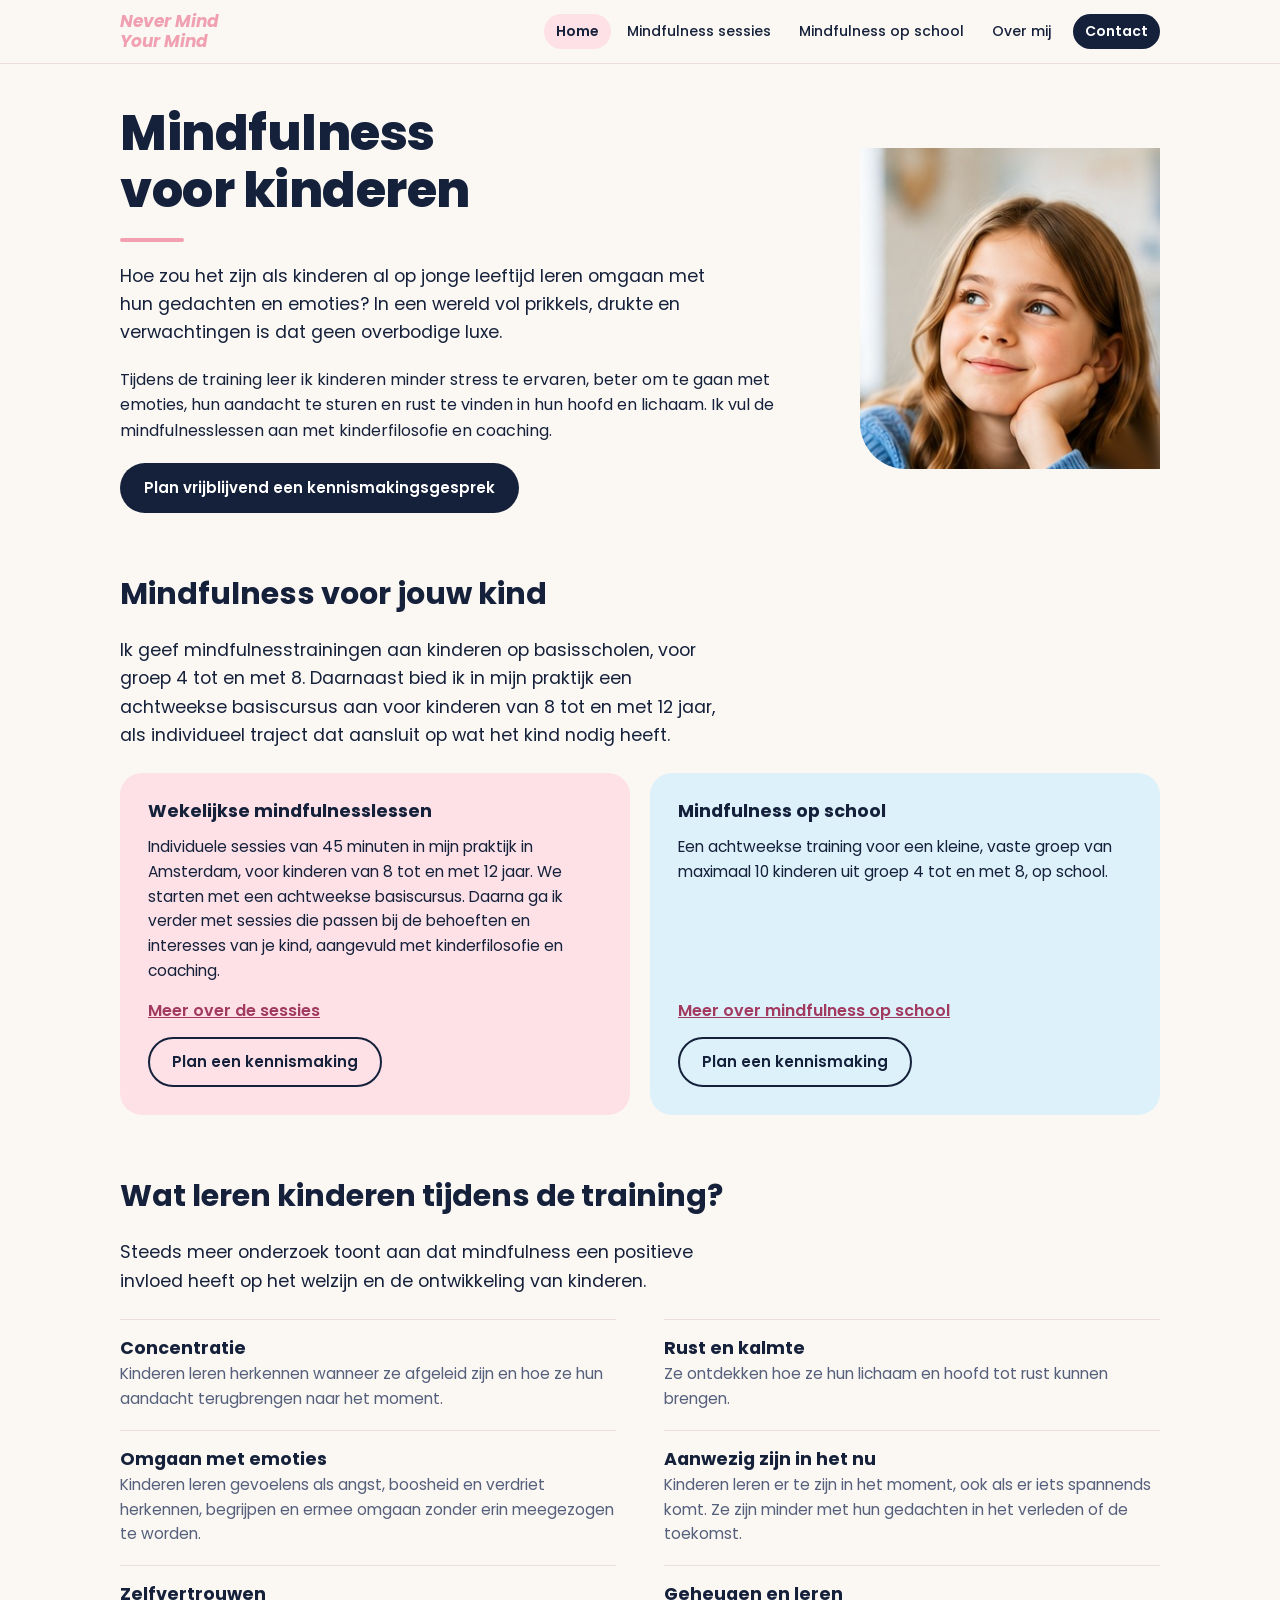
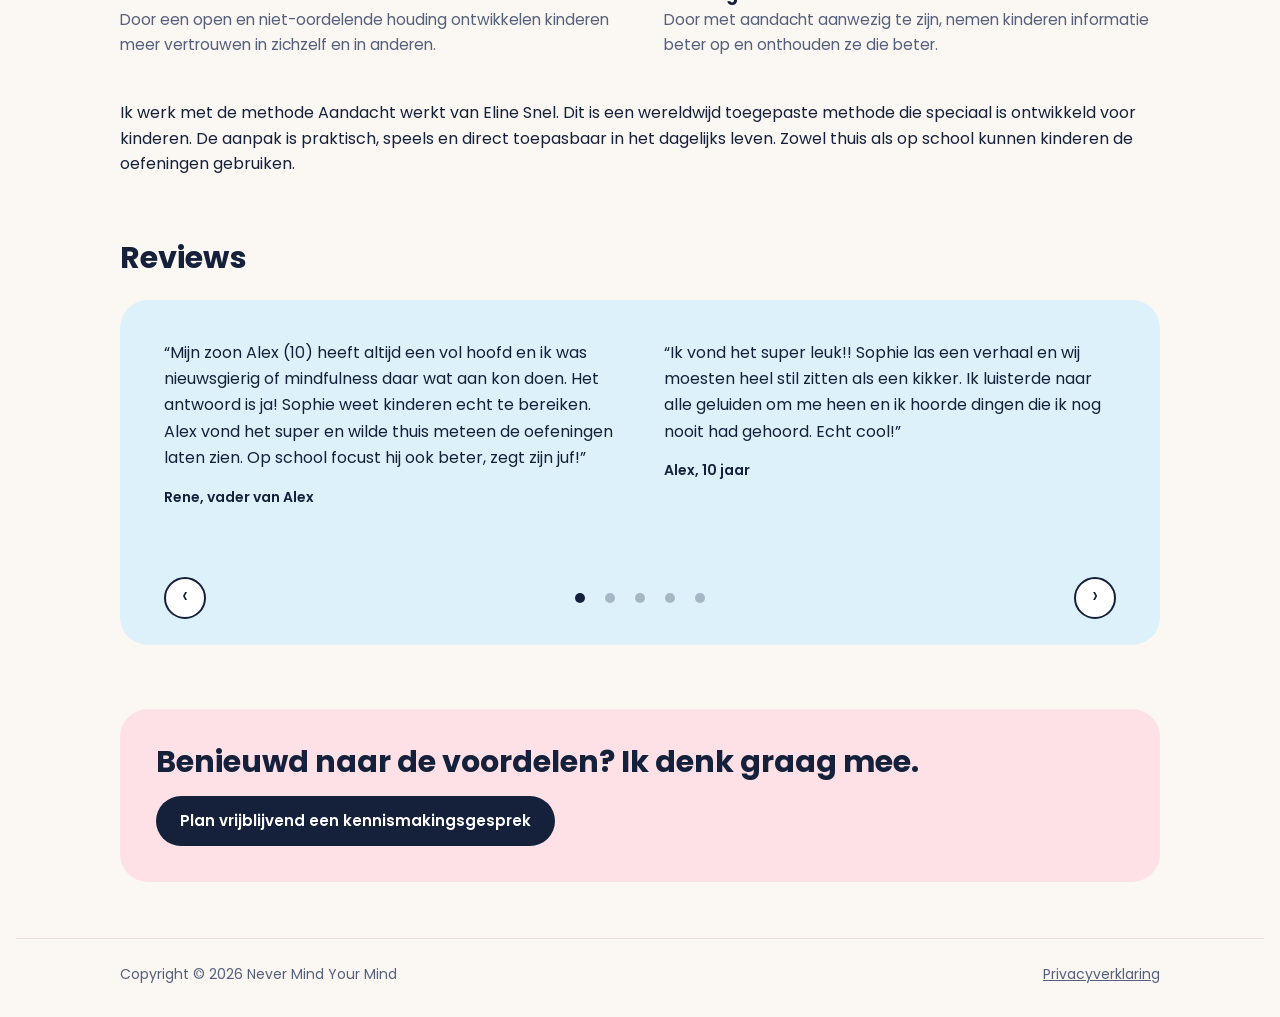
<file: index.html>
<!doctype html>
<html lang="nl">
<head>
<meta charset="utf-8">
<meta name="viewport" content="width=device-width, initial-scale=1">
<title>Never Mind Your Mind | Mindfulness voor kinderen in Amsterdam</title>
<meta name="description" content="Mindfulness voor kinderen van 8 t/m 12 jaar in Amsterdam Oost en op basisscholen (groep 4 t/m 8), met de methode Aandacht werkt van Eline Snel.">
<link rel="canonical" href="https://nevermindyourmind.nl/">
<meta name="theme-color" content="#FBF7F3" media="(prefers-color-scheme: light)">
<meta name="theme-color" content="#131A2C" media="(prefers-color-scheme: dark)">
<meta property="og:type" content="website">
<meta property="og:locale" content="nl_NL">
<meta property="og:site_name" content="Never Mind Your Mind">
<meta property="og:title" content="Never Mind Your Mind | Mindfulness voor kinderen">
<meta property="og:description" content="Mindfulnesstraining voor kinderen van 8 tot en met 12 jaar in Amsterdam Oost, en op basisscholen voor groep 4 tot en met 8.">
<meta property="og:url" content="https://nevermindyourmind.nl/">
<meta property="og:image" content="https://nevermindyourmind.nl/assets/img/og-image.jpg">
<meta property="og:image:width" content="1200">
<meta property="og:image:height" content="630">
<meta property="og:image:alt" content="Never Mind Your Mind: mindfulness voor kinderen">
<meta name="twitter:card" content="summary_large_image">
<link rel="icon" href="favicon.ico" sizes="32x32">
<link rel="icon" href="favicon.png" type="image/png" sizes="192x192">
<link rel="apple-touch-icon" href="apple-touch-icon.png">
<link rel="preload" href="assets/fonts/poppins-latin-400-normal.woff2" as="font" type="font/woff2" crossorigin>
<link rel="preload" href="assets/fonts/poppins-latin-800-normal.woff2" as="font" type="font/woff2" crossorigin>
<link rel="stylesheet" href="assets/css/style.css">
</head>
<body>
<header class="site-header">
  <div class="wrap">
    <a class="brand" href="#home">Never Mind<br>Your Mind</a>
    <nav aria-label="Hoofdmenu">
      <a href="#home" data-nav="home">Home</a>
      <a href="#praktijk" data-nav="praktijk">Mindfulness sessies</a>
      <a href="#school" data-nav="school">Mindfulness op school</a>
      <a href="#over-mij" data-nav="over-mij">Over mij</a>
      <a href="#contact" data-nav="contact">Contact</a>
    </nav>
  </div>
</header>

<main class="wrap">

<!-- HOME -->
<section class="view" id="view-home">
  <div class="hero">
    <div class="stack">
      <h1>Mindfulness voor kinderen</h1>
      <div class="rule"></div>
      <p class="lead">Hoe zou het zijn als kinderen al op jonge leeftijd leren omgaan met hun gedachten en emoties? In een wereld vol prikkels, drukte en verwachtingen is dat geen overbodige luxe.</p>
      <p>Tijdens de training leer ik kinderen minder stress te ervaren, beter om te gaan met emoties, hun aandacht te sturen en rust te vinden in hun hoofd en lichaam. Ik vul de mindfulnesslessen aan met kinderfilosofie en coaching.</p>
      <div class="actions">
        <a class="btn" href="#contact">Plan vrijblijvend een kennismakingsgesprek</a>
      </div>
    </div>
    <img class="photo" alt="Een meisje kijkt peinzend opzij, met haar hand onder haar kin" src="assets/img/meisje-peinzend.jpg" width="292" height="312" fetchpriority="high" decoding="async">
  </div>

  <div class="section">
    <h2>Mindfulness voor jouw kind</h2>
    <p class="lead">Ik geef mindfulnesstrainingen aan kinderen op basisscholen, voor groep 4 tot en met 8. Daarnaast bied ik in mijn praktijk een achtweekse basiscursus aan voor kinderen van 8 tot en met 12 jaar, als individueel traject dat aansluit op wat het kind nodig heeft.</p>
    <div class="duo">
      <div class="block pink">
        <h3>Wekelijkse mindfulnesslessen</h3>
        <p>Individuele sessies van 45 minuten in mijn praktijk in Amsterdam, voor kinderen van 8 tot en met 12 jaar. We starten met een achtweekse basiscursus. Daarna ga ik verder met sessies die passen bij de behoeften en interesses van je kind, aangevuld met kinderfilosofie en coaching.</p>
        <a class="link-more" href="#praktijk">Meer over de sessies</a>
        <a class="btn ghost" href="#contact">Plan een kennismaking</a>
      </div>
      <div class="block blue">
        <h3>Mindfulness op school</h3>
        <p>Een achtweekse training voor een kleine, vaste groep van maximaal 10 kinderen uit groep 4 tot en met 8, op school.</p>
        <a class="link-more" href="#school">Meer over mindfulness op school</a>
        <a class="btn ghost" href="#contact">Plan een kennismaking</a>
      </div>
    </div>
  </div>

  <div class="section">
    <h2>Wat leren kinderen tijdens de training?</h2>
    <p class="lead">Steeds meer onderzoek toont aan dat mindfulness een positieve invloed heeft op het welzijn en de ontwikkeling van kinderen.</p>
    <div class="skills">
      <div class="skill"><h3>Concentratie</h3><p>Kinderen leren herkennen wanneer ze afgeleid zijn en hoe ze hun aandacht terugbrengen naar het moment.</p></div>
      <div class="skill"><h3>Rust en kalmte</h3><p>Ze ontdekken hoe ze hun lichaam en hoofd tot rust kunnen brengen.</p></div>
      <div class="skill"><h3>Omgaan met emoties</h3><p>Kinderen leren gevoelens als angst, boosheid en verdriet herkennen, begrijpen en ermee omgaan zonder erin meegezogen te worden.</p></div>
      <div class="skill"><h3>Aanwezig zijn in het nu</h3><p>Kinderen leren er te zijn in het moment, ook als er iets spannends komt. Ze zijn minder met hun gedachten in het verleden of de toekomst.</p></div>
      <div class="skill"><h3>Zelfvertrouwen</h3><p>Door een open en niet-oordelende houding ontwikkelen kinderen meer vertrouwen in zichzelf en in anderen.</p></div>
      <div class="skill"><h3>Geheugen en leren</h3><p>Door met aandacht aanwezig te zijn, nemen kinderen informatie beter op en onthouden ze die beter.</p></div>
    </div>
    <p>Ik werk met de methode Aandacht werkt van Eline Snel. Dit is een wereldwijd toegepaste methode die speciaal is ontwikkeld voor kinderen. De aanpak is praktisch, speels en direct toepasbaar in het dagelijks leven. Zowel thuis als op school kunnen kinderen de oefeningen gebruiken.</p>
  </div>

  <div class="section" id="rev-section">
    <h2>Reviews</h2>
    <div class="reviews">
      <blockquote class="is-active"><p>“Mijn zoon Alex (10) heeft altijd een vol hoofd en ik was nieuwsgierig of mindfulness daar wat aan kon doen. Het antwoord is ja! Sophie weet kinderen echt te bereiken. Alex vond het super en wilde thuis meteen de oefeningen laten zien. Op school focust hij ook beter, zegt zijn juf!”</p><cite>Rene, vader van Alex</cite></blockquote>
      <blockquote><p>“Ik vond het super leuk!! Sophie las een verhaal en wij moesten heel stil zitten als een kikker. Ik luisterde naar alle geluiden om me heen en ik hoorde dingen die ik nog nooit had gehoord. Echt cool!”</p><cite>Alex, 10 jaar</cite></blockquote>
      <blockquote lang="en"><p>“Thanks to the mindfulness sessions he has learned about what being calm brings to him, to be able to search for his emotions, by breathing consciously it helps him to identify his own state of mind like it was the weather outside, but happening inside.”</p><cite>Pedro, vader van Hugo</cite></blockquote>
      <blockquote lang="en"><p>“My daughter attended the mindfulness training and at first she found it a bit calm, but by the end she was asking if she could do it again! That really says a lot. I think the training helped her pause, reflect, and enjoy learning in a calm way. It was also very educational for me to see her participate and engage. We would definitely recommend this mindfulness course!”</p><cite>Ami, moeder van Alaska</cite></blockquote>
      <blockquote><p>“Je hebt een hele lieve juf, je leert heel veel dingen en het laat je ook tot rust komen. Je moet soms geduld hebben, maar dat ga je leren.”</p><cite>Mira, 9 jaar</cite></blockquote>
    </div>
  </div>

  <div class="section">
    <div class="cta-band">
      <h2>Benieuwd naar de voordelen? Ik denk graag mee.</h2>
      <a class="btn" href="#contact">Plan vrijblijvend een kennismakingsgesprek</a>
    </div>
  </div>
</section>

<!-- PRAKTIJK -->
<section class="view" id="view-praktijk" hidden>
  <div class="hero">
    <div class="stack">
      <h1>Mindfulness sessies</h1>
      <div class="rule"></div>
      <p class="lead">Hoe zou het zijn als kinderen al op jonge leeftijd leren omgaan met hun gedachten en emoties? In een wereld vol prikkels, drukte en verwachtingen is dat geen overbodige luxe.</p>
      <p class="lead">Tijdens de mindfulnesslessen leren kinderen minder stress te ervaren, beter om te gaan met emoties, hun aandacht te sturen en rust te vinden in hun hoofd en lichaam. Door dit al op jonge leeftijd te oefenen, ontwikkelen kinderen vaardigheden waar ze hun hele leven iets aan hebben.</p>
      <div class="actions"><a class="btn" href="#contact">Plan vrijblijvend een kennismakingsgesprek</a></div>
    </div>
    <img class="photo sq" alt="Twee kinderen zitten met gesloten ogen en de handen tegen elkaar op de bank" src="assets/img/kinderen-op-de-bank.jpg" width="720" height="720" loading="lazy" decoding="async">
  </div>
  <div class="facts">
    <div class="fact"><b>Individueel</b><span>afgestemd op jouw kind</span></div>
    <div class="fact"><b>45 minuten</b><span>per wekelijkse sessie</span></div>
    <div class="fact"><b>8 t/m 12 jaar</b><span>in mijn praktijk in Amsterdam Oost</span></div>
  </div>

  <div class="section">
    <h2>Zo ziet het traject eruit</h2>
    <div class="duo">
      <div class="block pink">
        <div class="step"><span class="step-no">1</span><h3>De basiscursus van acht weken</h3></div>
        <p>We starten met een basiscursus waarin de belangrijkste thema's van mindfulness voor kinderen aan bod komen.</p>
        <ul class="dots">
          <li>een intake vooraf</li>
          <li>8 wekelijkse sessies van 45 minuten</li>
          <li>oefeningen om thuis mee verder te oefenen</li>
          <li>een eindevaluatie waarin we bespreken waar daarna de focus op mag liggen</li>
        </ul>
        <div class="price"><b>&euro;395</b><span>in totaal voor de basiscursus</span></div>
      </div>
      <div class="block blue">
        <div class="step"><span class="step-no">2</span><h3>Wekelijkse vervolgsessies</h3></div>
        <p>Na de basiscursus kun je de mindfulnesslessen voortzetten met wekelijkse sessies. We bouwen verder op de basistraining en zoomen in op specifieke onderdelen, afhankelijk van de hulpvraag en de interesses van je kind.</p>
        <p>Naar behoefte vul ik deze sessies aan met kinderfilosofie en coaching.</p>
        <div class="price"><b>&euro;49,50</b><span>per sessie van 45 minuten</span></div>
      </div>
    </div>
    <div class="actions"><a class="btn" href="#contact">Plan een kennismakingsgesprek</a></div>
  </div>

  <div class="section">
    <h2>Wat leren kinderen tijdens de mindfulnesslessen?</h2>
    <p class="lead">Steeds meer onderzoek toont aan dat mindfulness een positieve invloed heeft op het welzijn en de ontwikkeling van kinderen. De basiscursus bestaat uit verschillende ademhalings-, meditatie- en bewegingsoefeningen en richt zich op deze vaardigheden:</p>
    <div class="skills">
      <div class="skill"><h3>Concentratie</h3><p>Kinderen leren herkennen wanneer ze afgeleid zijn en hoe ze hun aandacht terugbrengen naar het moment.</p></div>
      <div class="skill"><h3>Rust en kalmte</h3><p>Ze ontdekken hoe ze hun lichaam en hoofd tot rust kunnen brengen.</p></div>
      <div class="skill"><h3>Omgaan met emoties</h3><p>Kinderen leren gevoelens als angst, boosheid en verdriet herkennen, begrijpen en ermee omgaan zonder erin meegezogen te worden.</p></div>
      <div class="skill"><h3>Aanwezig zijn in het nu</h3><p>Kinderen leren er te zijn in het moment, ook als er iets spannends komt. Ze zijn minder met hun gedachten in het verleden of de toekomst.</p></div>
      <div class="skill"><h3>Zelfvertrouwen en mildheid</h3><p>Door een open en niet-oordelende houding ontwikkelen kinderen meer vertrouwen in zichzelf en in anderen.</p></div>
      <div class="skill"><h3>Geheugen en leren</h3><p>Door met aandacht aanwezig te zijn, kunnen kinderen beter informatie opnemen en onthouden.</p></div>
    </div>
  </div>

  <div class="section">
    <div class="duo">
      <div class="block blue">
        <h3>Tijdens de sessies gebruiken we</h3>
        <ul class="dots">
          <li>ademhalingsoefeningen</li>
          <li>korte meditaties</li>
          <li>spel en beweging</li>
          <li>aandachtsoefeningen</li>
        </ul>
      </div>
      <div class="block pink">
        <h3>Voor wie zijn de mindfulnesslessen?</h3>
        <p>Voor kinderen van acht tot en met twaalf jaar die:</p>
        <ul class="dots">
          <li>moeite hebben met concentratie</li>
          <li>snel overprikkeld zijn</li>
          <li>veel piekeren</li>
          <li>spanning of onzekerheid ervaren</li>
        </ul>
        <p>Maar ook voor kinderen die simpelweg willen leren hoe ze meer rust en aandacht kunnen ervaren.</p>
      </div>
    </div>
  </div>

  <div class="section">
    <div class="cta-band">
      <h2>Kennismaken?</h2>
      <p>Plan vrijblijvend een kennismakingsgesprek en vertel wat je kind nodig heeft.</p>
      <a class="btn" href="#contact">Naar contact</a>
    </div>
  </div>
</section>

<!-- SCHOOL -->
<section class="view" id="view-school" hidden>
  <div class="hero">
    <div class="stack">
      <h1>Mindfulness op school</h1>
      <div class="rule"></div>
      <p class="lead">Hoe fijn zou het zijn als kinderen al op jonge leeftijd leren omgaan met hun gedachten en emoties? Naast rekenen en taal zijn dit vaardigheden waar ze hun hele leven iets aan hebben. Met mindfulness help je kinderen om meer rust, focus en zelfvertrouwen te ontwikkelen, gewoon in de klas.</p>
      <div class="actions"><a class="btn" href="#contact">Plan een vrijblijvend kennismakingsgesprek op jouw school</a></div>
    </div>
    <img class="photo sq" alt="Kinderen zitten met gesloten ogen op de grond tijdens een mindfulnessles" src="assets/img/kinderen-in-de-klas.jpg" width="720" height="720" loading="lazy" decoding="async">
  </div>
  <div class="facts">
    <div class="fact"><b>8 weken</b><span>30 minuten per week</span></div>
    <div class="fact"><b>Max. 10 kinderen</b><span>in een vaste groep</span></div>
    <div class="fact"><b>Voor groep 4 t/m 8</b><span>op school, in een rustige ruimte</span></div>
  </div>

  <div class="section">
    <h2>Hoe ziet de training eruit?</h2>
    <p class="lead">Kinderen leren op een speelse manier stil te staan bij wat ze denken, voelen en ervaren. Alles op een manier die past bij de leeftijd en belevingswereld van kinderen.</p>
    <p>Tijdens de lessen werken we met ademhalingsoefeningen, korte meditaties, bewegingsoefeningen, spelletjes en aandachtsoefeningen. Ik kom de training wekelijks geven. Daarnaast krijgen leerkrachten korte oefeningen die ze zelf kunnen doen met de klas, als ze dat willen.</p>
  </div>

  <div class="section">
    <div class="duo two">
      <div class="block pink">
        <h3>Voor wie?</h3>
        <p>Voor leerlingen uit groep 4 tot en met groep 8 die spanning of onzekerheid ervaren, snel afgeleid zijn of last hebben van overprikkeling. Maar ook voor kinderen die simpelweg willen leren hoe ze meer rust en aandacht kunnen ervaren.</p>
      </div>
      <div class="block blue">
        <h3>Kinderen oefenen met</h3>
        <ul class="dots">
          <li>omgaan met hun gedachten</li>
          <li>gevoelens herkennen en toelaten</li>
          <li>bewust ademhalen</li>
          <li>voelen wat er in hun lichaam en hoofd speelt</li>
          <li>hun aandacht sturen</li>
          <li>omgaan met spanning en emoties</li>
        </ul>
      </div>
      <div class="block pink" style="grid-column:1/-1">
        <h3>Dit kan bijdragen aan</h3>
        <ul class="chips">
          <li>meer rust in de klas</li>
          <li>beter omgaan met emoties</li>
          <li>meer concentratie en minder impulsief gedrag</li>
          <li>meer zelfvertrouwen</li>
          <li>prettigere samenwerking met anderen</li>
          <li>het beter onthouden van de leerstof</li>
        </ul>
      </div>
    </div>
  </div>

  <div class="section">
    <h2>Praktische informatie</h2>
    <div class="skills">
      <div class="skill"><h3>Voor wie?</h3><p>Groep 4 t/m 8</p></div>
      <div class="skill"><h3>Duur</h3><p>8 wekelijkse sessies van 30 minuten</p></div>
      <div class="skill"><h3>Extra</h3><p>Oefeningen voor in de klas en de mogelijkheid tot opfrissessies.</p></div>
      <div class="skill"><h3>Kosten</h3><p>Ik kom graag langs voor een kennismakingsgesprek en maak een offerte op maat.</p></div>
    </div>
    <div class="actions"><a class="btn" href="#contact">Vraag een offerte aan</a></div>
  </div>

  <div class="section">
    <div class="cta-band">
      <h2>Interesse voor jouw school?</h2>
      <p>Plan vrijblijvend een kennismakingsgesprek om te bespreken wat past bij jouw school.</p>
      <a class="btn" href="#contact">Naar contact</a>
    </div>
  </div>
</section>

<!-- OVER MIJ -->
<section class="view" id="view-over-mij" hidden>
  <div class="about">
    <img alt="Sophie van der Leek" src="assets/img/sophie-van-der-leek.jpg" width="640" height="800" loading="lazy" decoding="async">
    <div class="stack">
      <h1>Sophie van der Leek</h1>
      <div class="rule"></div>
      <p class="lead">Na mijn studie filosofie en opleiding tot kinderfilosoof ben ik jarenlang directeur geweest van een bijlesschool. Daar zag ik steeds weer hoe waardevol het zou zijn als kinderen leren omgaan met hun gedachten en gevoelens.</p>
      <p class="lead">Als gecertificeerd mindfulness kindertrainer geef ik mindfulnesstrainingen aan kinderen, zowel op basisscholen als in mijn praktijk in Amsterdam.</p>
      <h2 style="margin-top:24px">Waarom mindfulness?</h2>
      <p class="lead">Mindfulness helpt kinderen om te ontspannen en rust te vinden in een hoofd dat soms vol kan zitten. Het geeft ze handvatten om om te gaan met alles wat ze voelen en meemaken. Voor mij voelt dit als iets wat ieder kind zou mogen leren: vaardigheden die niet alleen nu helpen, maar ook een basis vormen voor de rest van hun leven.</p>
      <h2 style="margin-top:24px">Methode</h2>
      <p class="lead">Ik werk met de methode Aandacht werkt van Eline Snel, een bewezen en praktisch toepasbare methode speciaal voor kinderen. Deze methode wordt wereldwijd gebruikt en is direct toepasbaar, zowel thuis als op school.</p>
      <p class="lead">Daarnaast ben ik gecertificeerd kinderfilosoof en heb ik coachingsvaardigheden. Die kennis zet ik in om de mindfulnesslessen aan te vullen. Zo oefenen kinderen niet alleen met aandacht, maar leren ze ook stilstaan bij wat ze denken en voelen, en daar woorden voor te vinden.</p>
      <div class="actions" style="margin-top:8px"><a class="btn" href="#contact">Plan vrijblijvend een kennismakingsgesprek</a></div>
    </div>
  </div>
</section>

<!-- CONTACT -->
<section class="view" id="view-contact" hidden>
  <div class="hero">
    <div class="stack">
      <h1>Contact</h1>
      <div class="rule"></div>
      <p class="lead">Benieuwd naar de voordelen? Ik denk graag mee. Plan vrijblijvend een kennismakingsgesprek, voor een traject in mijn praktijk in Amsterdam Oost of voor mindfulness op jouw school.</p>
    </div>
    <img class="photo sq" alt="Het woord mindfulness op een blauw wolkje met een houten laddertje" src="assets/img/mindfulness-wolkje.jpg" width="720" height="720" loading="lazy" decoding="async">
  </div>
  <div class="section">
    <h2>Stuur een bericht</h2>
    <form class="cform" id="cform" novalidate>
      <div class="frow">
        <label>Naam<input name="naam" type="text" autocomplete="name" required></label>
        <label>E-mailadres<input name="email" type="email" autocomplete="email" required></label>
      </div>
      <div class="frow">
        <label>Telefoonnummer (optioneel)<input name="tel" type="tel" autocomplete="tel"></label>
        <label>Waar gaat je vraag over?
          <select name="onderwerp">
            <option>Mindfulness sessies in de praktijk</option>
            <option>Mindfulness op school</option>
            <option>Iets anders</option>
          </select>
        </label>
      </div>
      <label>Bericht<textarea name="bericht" rows="6" required placeholder="Vertel kort wat je zoekt, bijvoorbeeld hoe oud je kind is en waar je hulp bij zoekt."></textarea></label>
      <label class="hp" aria-hidden="true">Laat dit veld leeg<input name="_honey" type="text" tabindex="-1" autocomplete="off"></label>
      <div class="factions">
        <button class="btn" type="submit">Verstuur bericht</button>
        <span class="fnote" id="fnote" role="status" aria-live="polite"></span>
      </div>
      <p class="fnote">Je gegevens gebruik ik alleen om op je bericht te reageren. Lees meer in de <a href="privacy.html">privacyverklaring</a>.</p>
    </form>
  </div>
  <div class="section">
    <div class="duo two">
      <div class="block pink">
        <h3>E-mail</h3>
        <div class="copy-row">
          <code id="mail">sophie@nevermindyourmind.nl</code>
          <button class="copy" id="copy-mail" type="button">Kopieer</button>
        </div>
        <a class="btn" href="mailto:sophie@nevermindyourmind.nl" style="width:fit-content">Stuur een e-mail</a>
      </div>
      <div class="block blue">
        <h3>Praktijk</h3>
        <p>Mijn praktijk is in Amsterdam Oost. In overleg zijn sessies aan huis mogelijk.</p>
      </div>
    </div>
  </div>
</section>

</main>

<footer>
  <div class="wrap">
    <span>Copyright © 2026 Never Mind Your Mind</span>
    <!-- TODO: KvK-nummer toevoegen, bijv. <span>KvK 12345678</span> -->
    <a href="privacy.html">Privacyverklaring</a>
  </div>
</footer>

<script src="assets/js/main.js"></script>
</body>
</html>
</file>
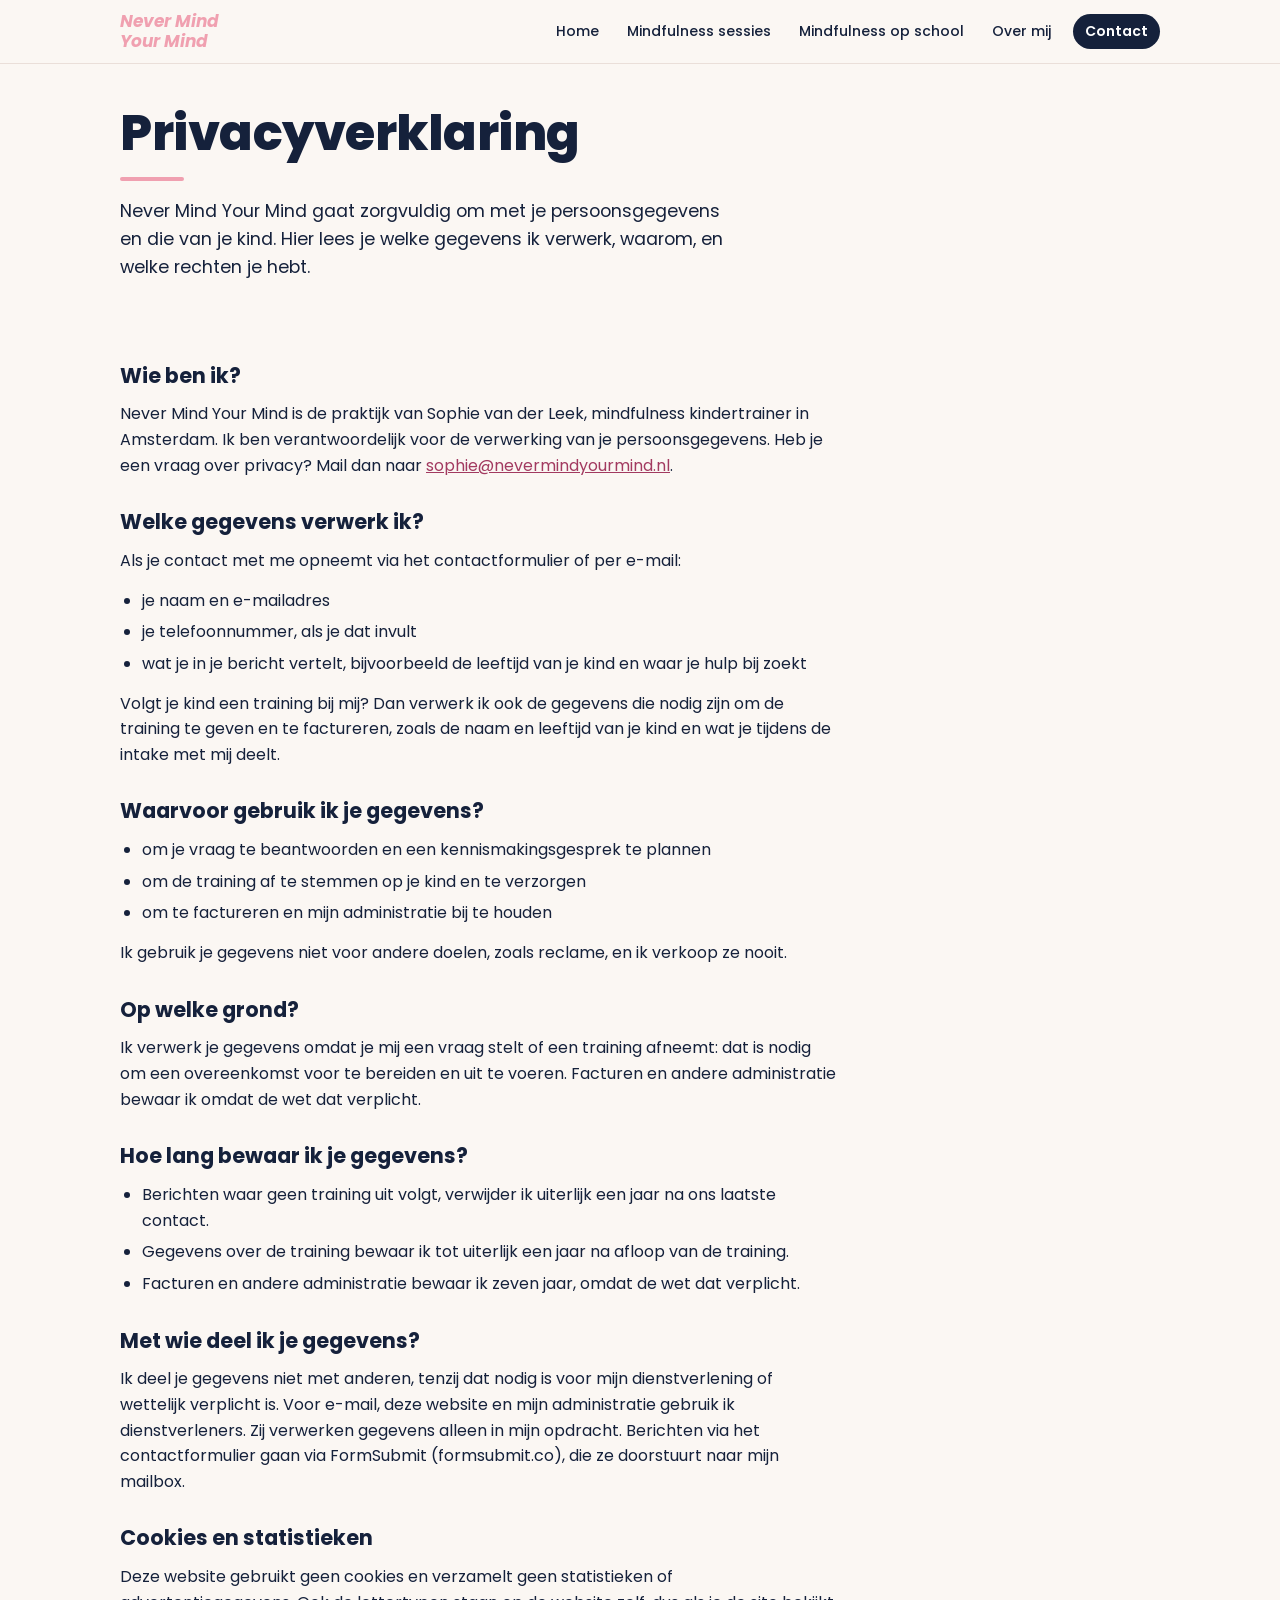
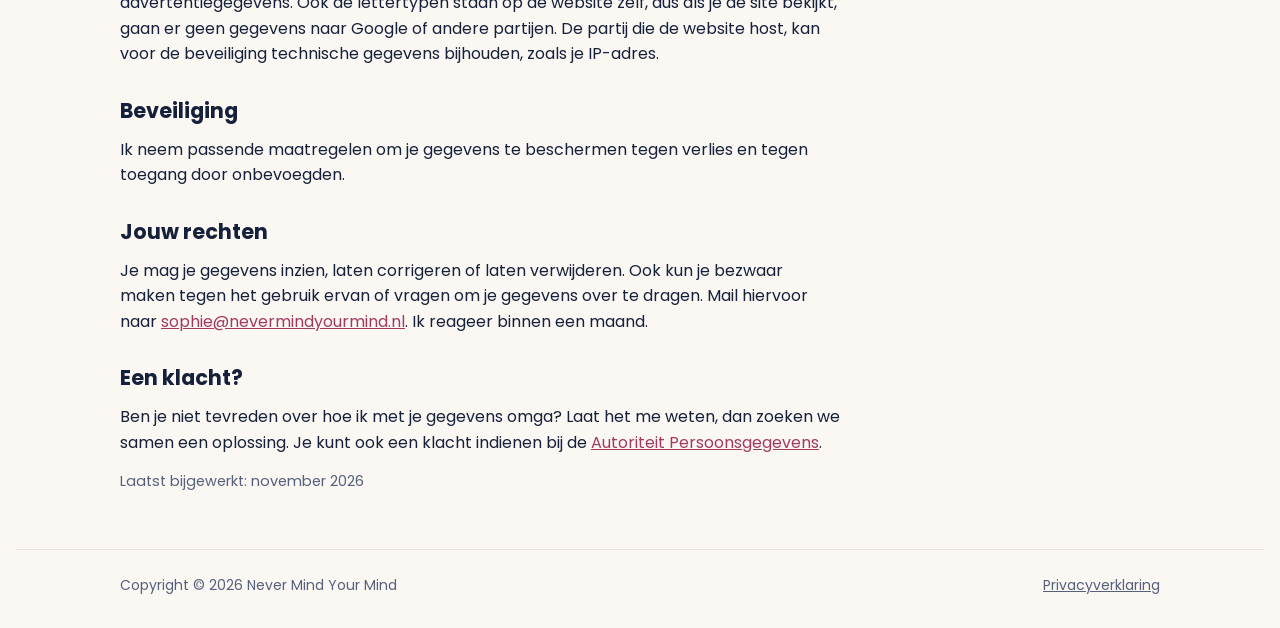
<file: privacy.html>
<!doctype html>
<html lang="nl">
<head>
<meta charset="utf-8">
<meta name="viewport" content="width=device-width, initial-scale=1">
<title>Privacyverklaring | Never Mind Your Mind</title>
<meta name="description" content="Hoe Never Mind Your Mind omgaat met je persoonsgegevens en die van je kind.">
<link rel="canonical" href="https://nevermindyourmind.nl/privacy.html">
<meta name="theme-color" content="#FBF7F3" media="(prefers-color-scheme: light)">
<meta name="theme-color" content="#131A2C" media="(prefers-color-scheme: dark)">
<link rel="icon" href="favicon.ico" sizes="32x32">
<link rel="icon" href="favicon.png" type="image/png" sizes="192x192">
<link rel="apple-touch-icon" href="apple-touch-icon.png">
<link rel="stylesheet" href="assets/css/style.css">
</head>
<body>
<header class="site-header">
  <div class="wrap">
    <a class="brand" href="./">Never Mind<br>Your Mind</a>
    <nav aria-label="Hoofdmenu">
      <a href="./#home" data-nav="home">Home</a>
      <a href="./#praktijk" data-nav="praktijk">Mindfulness sessies</a>
      <a href="./#school" data-nav="school">Mindfulness op school</a>
      <a href="./#over-mij" data-nav="over-mij">Over mij</a>
      <a href="./#contact" data-nav="contact">Contact</a>
    </nav>
  </div>
</header>

<main class="wrap">
<section class="view">
  <div class="stack">
    <h1>Privacyverklaring</h1>
    <div class="rule"></div>
    <p class="lead">Never Mind Your Mind gaat zorgvuldig om met je persoonsgegevens en die van je kind. Hier lees je welke gegevens ik verwerk, waarom, en welke rechten je hebt.</p>
  </div>

  <div class="section prose">
    <h2>Wie ben ik?</h2>
    <p>Never Mind Your Mind is de praktijk van Sophie van der Leek, mindfulness kindertrainer in Amsterdam. Ik ben verantwoordelijk voor de verwerking van je persoonsgegevens. Heb je een vraag over privacy? Mail dan naar <a href="mailto:sophie@nevermindyourmind.nl">sophie@nevermindyourmind.nl</a>.</p>

    <h2>Welke gegevens verwerk ik?</h2>
    <p>Als je contact met me opneemt via het contactformulier of per e-mail:</p>
    <ul>
      <li>je naam en e-mailadres</li>
      <li>je telefoonnummer, als je dat invult</li>
      <li>wat je in je bericht vertelt, bijvoorbeeld de leeftijd van je kind en waar je hulp bij zoekt</li>
    </ul>
    <p>Volgt je kind een training bij mij? Dan verwerk ik ook de gegevens die nodig zijn om de training te geven en te factureren, zoals de naam en leeftijd van je kind en wat je tijdens de intake met mij deelt.</p>

    <h2>Waarvoor gebruik ik je gegevens?</h2>
    <ul>
      <li>om je vraag te beantwoorden en een kennismakingsgesprek te plannen</li>
      <li>om de training af te stemmen op je kind en te verzorgen</li>
      <li>om te factureren en mijn administratie bij te houden</li>
    </ul>
    <p>Ik gebruik je gegevens niet voor andere doelen, zoals reclame, en ik verkoop ze nooit.</p>

    <h2>Op welke grond?</h2>
    <p>Ik verwerk je gegevens omdat je mij een vraag stelt of een training afneemt: dat is nodig om een overeenkomst voor te bereiden en uit te voeren. Facturen en andere administratie bewaar ik omdat de wet dat verplicht.</p>

    <h2>Hoe lang bewaar ik je gegevens?</h2>
    <ul>
      <li>Berichten waar geen training uit volgt, verwijder ik uiterlijk een jaar na ons laatste contact.</li>
      <li>Gegevens over de training bewaar ik tot uiterlijk een jaar na afloop van de training.</li>
      <li>Facturen en andere administratie bewaar ik zeven jaar, omdat de wet dat verplicht.</li>
    </ul>

    <h2>Met wie deel ik je gegevens?</h2>
    <p>Ik deel je gegevens niet met anderen, tenzij dat nodig is voor mijn dienstverlening of wettelijk verplicht is. Voor e-mail, deze website en mijn administratie gebruik ik dienstverleners. Zij verwerken gegevens alleen in mijn opdracht. Berichten via het contactformulier gaan via FormSubmit (formsubmit.co), die ze doorstuurt naar mijn mailbox.</p>

    <h2>Cookies en statistieken</h2>
    <p>Deze website gebruikt geen cookies en verzamelt geen statistieken of advertentiegegevens. Ook de lettertypen staan op de website zelf, dus als je de site bekijkt, gaan er geen gegevens naar Google of andere partijen. De partij die de website host, kan voor de beveiliging technische gegevens bijhouden, zoals je IP-adres.</p>

    <h2>Beveiliging</h2>
    <p>Ik neem passende maatregelen om je gegevens te beschermen tegen verlies en tegen toegang door onbevoegden.</p>

    <h2>Jouw rechten</h2>
    <p>Je mag je gegevens inzien, laten corrigeren of laten verwijderen. Ook kun je bezwaar maken tegen het gebruik ervan of vragen om je gegevens over te dragen. Mail hiervoor naar <a href="mailto:sophie@nevermindyourmind.nl">sophie@nevermindyourmind.nl</a>. Ik reageer binnen een maand.</p>

    <h2>Een klacht?</h2>
    <p>Ben je niet tevreden over hoe ik met je gegevens omga? Laat het me weten, dan zoeken we samen een oplossing. Je kunt ook een klacht indienen bij de <a href="https://www.autoriteitpersoonsgegevens.nl/">Autoriteit Persoonsgegevens</a>.</p>

    <p class="fnote">Laatst bijgewerkt: november 2026</p>
  </div>
</section>
</main>

<footer>
  <div class="wrap">
    <span>Copyright © 2026 Never Mind Your Mind</span>
    <!-- TODO: KvK-nummer toevoegen, bijv. <span>KvK 12345678</span> -->
    <a href="privacy.html" aria-current="page">Privacyverklaring</a>
  </div>
</footer>
</body>
</html>
</file>
<file: assets/css/style.css>
/* Layout: sticky header with five views (hash routed), soft pink and blue blocks as on the flyers. */

/* Poppins, self-hosted (SIL Open Font License, see assets/fonts/OFL.txt): no requests to Google. */
@font-face { font-family: 'Poppins'; font-style: normal; font-weight: 400; font-display: swap; src: url(../fonts/poppins-latin-400-normal.woff2) format('woff2'); }
@font-face { font-family: 'Poppins'; font-style: normal; font-weight: 500; font-display: swap; src: url(../fonts/poppins-latin-500-normal.woff2) format('woff2'); }
@font-face { font-family: 'Poppins'; font-style: normal; font-weight: 600; font-display: swap; src: url(../fonts/poppins-latin-600-normal.woff2) format('woff2'); }
@font-face { font-family: 'Poppins'; font-style: normal; font-weight: 700; font-display: swap; src: url(../fonts/poppins-latin-700-normal.woff2) format('woff2'); }
@font-face { font-family: 'Poppins'; font-style: italic; font-weight: 700; font-display: swap; src: url(../fonts/poppins-latin-700-italic.woff2) format('woff2'); }
@font-face { font-family: 'Poppins'; font-style: normal; font-weight: 800; font-display: swap; src: url(../fonts/poppins-latin-800-normal.woff2) format('woff2'); }

:root {
  --bg: #FBF7F3;
  --fg: #15213B;
  --muted: #55607C;
  --line: #EADFD9;
  --surface: #FFFFFF;
  --pink: #F0A0B0;
  --pink-soft: #FDE1E7;
  --blue-soft: #DDF1FB;
  --link: #A23A60;
  --btn-bg: #15213B;
  --btn-fg: #FFFFFF;
  --font: 'Poppins', system-ui, -apple-system, 'Segoe UI', sans-serif;
}
@media (prefers-color-scheme: dark) {
  :root:not([data-theme="light"]) {
    --bg: #131A2C; --fg: #EEF0F7; --muted: #A9B1C6; --line: #2B3550; --surface: #1B2338;
    --pink: #F0A0B0; --pink-soft: #3A2A3E; --blue-soft: #1E3347; --link: #F0A0B0;
    --btn-bg: #F0A0B0; --btn-fg: #15213B; color-scheme: dark;
  }
}
:root[data-theme="dark"] {
  --bg: #131A2C; --fg: #EEF0F7; --muted: #A9B1C6; --line: #2B3550; --surface: #1B2338;
  --pink: #F0A0B0; --pink-soft: #3A2A3E; --blue-soft: #1E3347; --link: #F0A0B0;
  --btn-bg: #F0A0B0; --btn-fg: #15213B; color-scheme: dark;
}
* { box-sizing: border-box; }
[hidden]:not([hidden=until-found i]) { display: none !important; }
img { max-width: 100%; height: auto; }
body {
  margin: 0;
  background: var(--bg); color: var(--fg); font-family: var(--font); font-size: 16px; line-height: 1.6;
  padding-left: max(16px, env(safe-area-inset-left, 0px));
  padding-right: max(16px, env(safe-area-inset-right, 0px));
}
body::before { content: ""; position: fixed; inset: 0 0 auto; height: env(safe-area-inset-top, 0px); z-index: 10; background: var(--bg); }
a { color: var(--link); }
h1, h2, h3 { text-wrap: balance; line-height: 1.15; margin: 0; }
p { margin: 0; }
.wrap { max-width: 1040px; margin-inline: auto; }

/* header */
.site-header { position: sticky; top: env(safe-area-inset-top, 0px); z-index: 5; background: var(--bg); border-bottom: 1px solid var(--line); margin-inline: calc(-1 * max(16px, env(safe-area-inset-left, 0px))); padding-inline: max(16px, env(safe-area-inset-left, 0px)); }
.site-header .wrap { display: flex; align-items: center; justify-content: space-between; gap: 12px 24px; flex-wrap: wrap; padding-block: 12px; }
.brand { font-weight: 700; font-style: italic; color: var(--pink); text-decoration: none; font-size: 17px; line-height: 1.15; }
nav { display: flex; flex-wrap: wrap; gap: 4px; }
nav a { text-decoration: none; color: var(--fg); font-size: 14px; font-weight: 500; padding: 6px 12px; border-radius: 999px; }
nav a:hover { background: var(--pink-soft); }
nav a[aria-current="page"] { background: var(--pink-soft); font-weight: 600; }
nav a[data-nav="contact"], nav a[data-nav="contact"]:hover, nav a[data-nav="contact"][aria-current="page"] { background: var(--btn-bg); color: var(--btn-fg); font-weight: 600; margin-left: 6px; }
a:focus-visible, button:focus-visible { outline: 3px solid var(--pink); outline-offset: 2px; }

/* sections */
.view { padding-block: 40px 56px; }
h1 { font-size: clamp(2rem, 5.2vw, 3.1rem); font-weight: 800; letter-spacing: -0.01em; }
h2 { font-size: clamp(1.45rem, 3.2vw, 1.9rem); font-weight: 700; }
h3 { font-size: 1.1rem; font-weight: 700; }
.lead { font-size: 1.1rem; color: var(--fg); max-width: 56ch; }
.stack { display: flex; flex-direction: column; gap: 16px; }
.hero { display: grid; grid-template-columns: minmax(0, 1.35fr) minmax(0, 0.65fr); gap: 40px 56px; align-items: center; }
.hero .stack { gap: 20px; }
.rule { width: 64px; height: 4px; background: var(--pink); border-radius: 2px; }
.photo { width: 100%; max-width: 300px; aspect-ratio: 292 / 312; object-fit: cover; border-radius: 0 0 0 46px; justify-self: end; display: block; }
.btn { display: inline-block; background: var(--btn-bg); color: var(--btn-fg); text-decoration: none; font-weight: 600; padding: 13px 24px; border-radius: 999px; font-size: 15px; width: fit-content; }
.btn:hover { filter: brightness(1.12); }
.btn.ghost { background: transparent; color: var(--fg); border: 2px solid var(--fg); padding: 11px 22px; }
.actions { display: flex; flex-wrap: wrap; gap: 12px; }

.section { margin-top: 64px; display: flex; flex-direction: column; gap: 24px; }
.duo { display: grid; grid-template-columns: repeat(auto-fit, minmax(min(100%, 300px), 1fr)); gap: 20px; }
.block { border-radius: 22px; padding: 28px; display: flex; flex-direction: column; gap: 14px; min-width: 0; }
.block.pink { background: var(--pink-soft); }
.block.blue { background: var(--blue-soft); }
.block p, .block li { font-size: 15.5px; }
.link-more { font-weight: 600; margin-top: auto; }
ul.dots { list-style: none; padding: 0; margin: 0; display: flex; flex-direction: column; gap: 9px; }
ul.dots li { position: relative; padding-left: 22px; }
ul.dots li::before { content: ""; position: absolute; left: 4px; top: 0.62em; width: 7px; height: 7px; border-radius: 50%; background: var(--fg); }

.facts { display: flex; flex-wrap: wrap; background: var(--surface); border-radius: 36px; padding: 10px 14px; box-shadow: 0 2px 10px rgba(21,33,59,0.06); margin-top: 32px; }
.fact { flex: 1 1 180px; padding: 10px 18px; min-width: 0; }
.fact + .fact { border-left: 1px solid var(--line); }
.fact b { display: block; font-size: 15px; }
.fact span { font-size: 13.5px; color: var(--muted); }

.skills { display: grid; grid-template-columns: repeat(auto-fit, minmax(min(100%, 320px), 1fr)); gap: 0 48px; }
.skill { border-top: 1px solid var(--line); padding: 18px 0; display: flex; flex-direction: column; gap: 4px; }
.skill p { color: var(--muted); font-size: 15.5px; }

.chips { list-style: none; padding: 0; margin: 0; display: grid; grid-template-columns: repeat(auto-fit, minmax(min(100%, 280px), 1fr)); gap: 10px; }
.chips li { display: flex; align-items: center; gap: 10px; background: var(--surface); border-radius: 999px; padding: 10px 18px 10px 12px; font-size: 15.5px; line-height: 1.3; box-shadow: 0 1px 6px rgba(21,33,59,0.05); }
.chips li::before { content: "\2713"; flex: none; width: 24px; height: 24px; border-radius: 50%; background: var(--pink); color: #15213B; font-size: 13px; font-weight: 700; display: grid; place-items: center; }
.duo.two { grid-template-columns: repeat(2, minmax(0, 1fr)); }
@media (max-width: 700px) { .duo.two { grid-template-columns: minmax(0, 1fr); } }
.photo.sq { aspect-ratio: 1 / 1; }
.photo.ph { aspect-ratio: 292 / 312; display: grid; place-items: center; text-align: center; padding: 20px; font-size: 14px; color: var(--muted); background: var(--blue-soft); border: 2px dashed var(--pink); }
.photo.ph.pink { background: var(--pink-soft); }
.cform { display: flex; flex-direction: column; gap: 16px; background: var(--surface); border-radius: 22px; padding: 28px; box-shadow: 0 2px 10px rgba(21,33,59,0.06); }
.cform label { display: flex; flex-direction: column; gap: 6px; font-weight: 600; font-size: 15px; min-width: 0; }
.cform input, .cform select, .cform textarea { font: inherit; font-weight: 400; font-size: 16px; color: var(--fg); background: var(--bg); border: 2px solid var(--line); border-radius: 14px; padding: 12px 14px; width: 100%; min-width: 0; }
.cform textarea { resize: vertical; }
.cform input:focus, .cform select:focus, .cform textarea:focus { outline: 3px solid var(--pink); outline-offset: 1px; border-color: var(--fg); }
.cform .invalid { border-color: var(--link); }
.frow { display: grid; grid-template-columns: repeat(auto-fit, minmax(min(100%, 240px), 1fr)); gap: 16px; }
.factions { display: flex; flex-wrap: wrap; align-items: center; gap: 12px 18px; }
.cform button.btn { border: 0; cursor: pointer; font-family: inherit; }
.cform button.btn:disabled { opacity: .6; cursor: progress; }
.cform .hp { position: absolute; left: -10000px; width: 1px; height: 1px; overflow: hidden; }
.fnote { font-size: 14.5px; color: var(--muted); }
@media (max-width: 760px) { .cform { padding: 20px; } }
.reviews { position: relative; display: grid; grid-template-columns: repeat(2, minmax(0, 1fr)); column-gap: 48px; align-content: start; background: var(--blue-soft); border-radius: 28px; padding: 40px 44px 84px; }
.reviews blockquote { display: none; background: transparent; padding: 0; margin: 0; }
.reviews blockquote.is-active { display: flex; }
@media (prefers-reduced-motion: no-preference) { .reviews blockquote.is-active { animation: fade .35s ease-out; } }
.reviews blockquote p { font-size: 1rem; line-height: 1.65; }
.slider-ui { position: absolute; left: 44px; right: 44px; bottom: 26px; display: flex; align-items: center; justify-content: space-between; gap: 16px; }
.nav-btn { width: 42px; height: 42px; border-radius: 50%; border: 2px solid var(--fg); background: var(--surface); color: var(--fg); font: inherit; font-size: 22px; line-height: 1; cursor: pointer; display: grid; place-items: center; padding: 0 0 3px; }
.dots { display: flex; flex-wrap: wrap; gap: 4px; justify-content: center; }
.dot { width: 26px; height: 26px; border: 0; background: transparent; cursor: pointer; display: grid; place-items: center; padding: 0; }
.dot::before { content: ""; width: 10px; height: 10px; border-radius: 50%; background: var(--fg); opacity: .28; }
.dot[aria-current="true"]::before { opacity: 1; }
@media (max-width: 760px) { .reviews { grid-template-columns: minmax(0, 1fr); padding: 28px 22px 80px; } .slider-ui { left: 22px; right: 22px; } }
blockquote { margin: 0; display: flex; flex-direction: column; gap: 14px; min-width: 0; }
blockquote p { font-size: 15px; }
blockquote cite { font-style: normal; font-weight: 600; font-size: 14px; }

.step { display: flex; align-items: center; gap: 12px; }
.step-no { flex: none; width: 34px; height: 34px; border-radius: 50%; background: var(--surface); display: grid; place-items: center; font-weight: 700; font-size: 15px; }
.price { margin-top: auto; padding-top: 10px; display: flex; flex-wrap: wrap; align-items: baseline; gap: 4px 12px; border-top: 1px solid rgba(21,33,59,.15); }
.price b { font-size: 2rem; font-weight: 800; line-height: 1.1; }
.price span { font-size: 14px; color: var(--muted); }
.cta-band { background: var(--pink-soft); border-radius: 28px; padding: 36px; display: flex; flex-direction: column; gap: 16px; align-items: flex-start; }
.about { display: grid; grid-template-columns: minmax(0, 0.7fr) minmax(0, 1.3fr); gap: 40px 56px; align-items: start; }
.about img { width: 100%; max-width: 320px; aspect-ratio: 4 / 5; object-fit: cover; border-radius: 24px; display: block; }
.copy-row { display: flex; flex-wrap: wrap; align-items: center; gap: 10px 14px; }
.copy-row code { font-family: var(--font); font-size: 1.15rem; font-weight: 600; word-break: break-word; }
.copy { font: inherit; font-size: 14px; font-weight: 600; background: var(--surface); color: var(--fg); border: 2px solid var(--line); border-radius: 999px; padding: 6px 16px; cursor: pointer; }
footer { border-top: 1px solid var(--line); padding-block: 24px 32px; color: var(--muted); font-size: 14px; }
footer .wrap { display: flex; flex-wrap: wrap; justify-content: space-between; gap: 6px 24px; }
footer a { color: var(--muted); }
h1[tabindex="-1"]:focus { outline: none; }

/* privacy page */
.prose { max-width: 72ch; display: flex; flex-direction: column; gap: 14px; }
.prose h2 { font-size: 1.3rem; margin-top: 18px; }
.prose ul { margin: 0; padding-left: 22px; display: flex; flex-direction: column; gap: 6px; }

@media (max-width: 760px) {
  .hero, .about { grid-template-columns: minmax(0, 1fr); }
  .photo { justify-self: start; max-width: 240px; }
  .fact + .fact { border-left: 0; border-top: 1px solid var(--line); }
  .view { padding-block: 28px 40px; }
  .block { padding: 22px; }
  .cta-band { padding: 26px; }
}
@media (prefers-reduced-motion: no-preference) { .view { animation: fade .25s ease-out; } }
@keyframes fade { from { opacity: .0; } to { opacity: 1; } }
</file>
